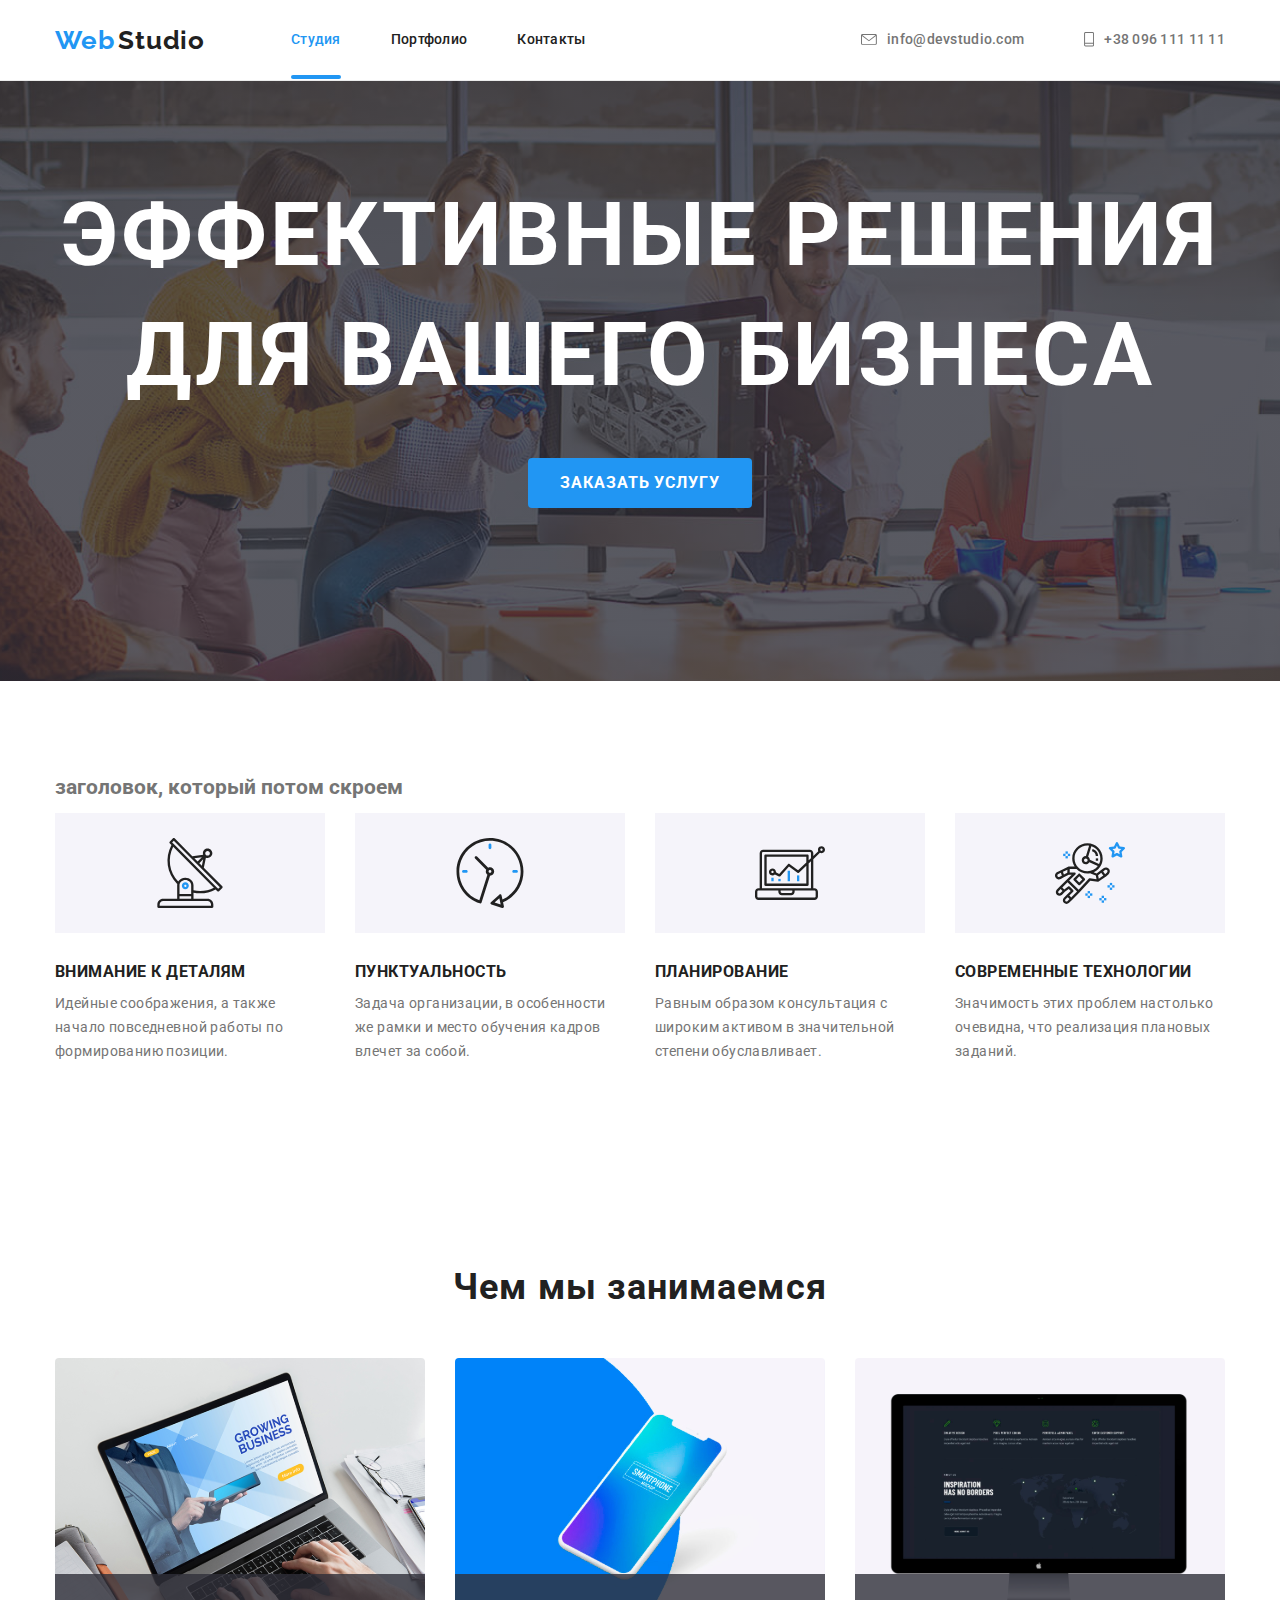
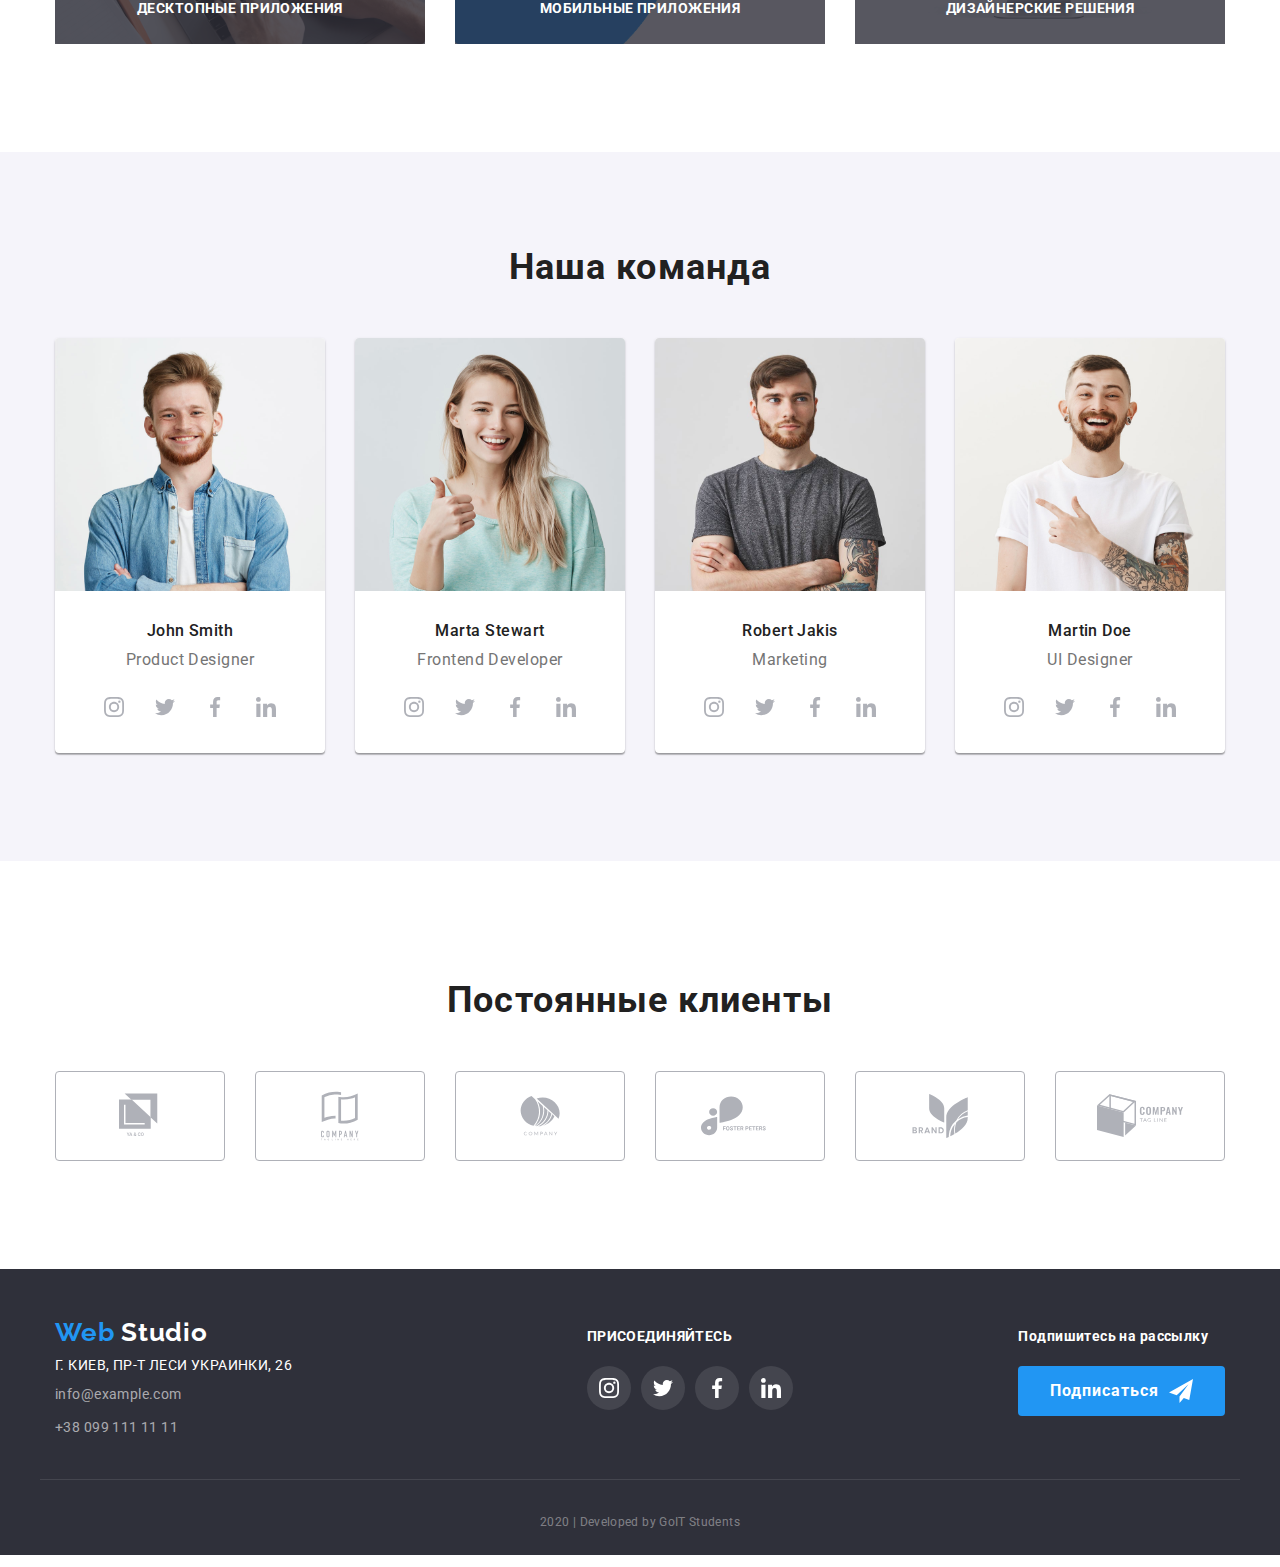
<file: index.html>
<!DOCTYPE html>
<html lang="ru">
  <head>
    <meta charset="UTF-8" />
    <meta name="viewport" content="width=device-width, initial-scale=1.0" />
    <title>WebStudio</title>
    <link href="https://fonts.googleapis.com/css2?family=Raleway:wght@600&family=Roboto:wght@400;700;900&display=swap" rel="stylesheet">
    <link rel="stylesheet" href="https://cdnjs.cloudflare.com/ajax/libs/modern-normalize/0.6.0/modern-normalize.min.css">
    <link rel="stylesheet" href="./css/styles.css">
      </head>
  <body>
    <!-- шапка -->
    <header  class="page-header">
      <div class="container header-container">
        <nav class="main-nav">
          <a href="./index.html" class="logo"> <span class="logo-web">Web</span> <span class="logo-studio">Studio</span></a>
          <ul class="site-nav list">
            <li class="item"><a href="" class="link current studio">Студия</a></li>
            <li class="item"><a href="./portfolio.html" class="link">Портфолио</a></li>
            <li class="item"><a href="" class="link">Контакты</a></li>
          </ul>
        </nav>
       
      <ul class="list list-nav">
        <li class="list-nav img">
          <!-- <img src="./images/envelope(hover).svg" alt="the envelope" /> -->
          
          <a href="mailto:info@devstudio.com" class="list-link mail">
            <svg class="header-mail">
              <use href="./images/symbol-defs.svg#icon-envelopehover"></use>
            </svg>
            info@devstudio.com</a>
        </li>
        <li class="list-nav img">
          <!-- <img src="./images/Vector.svg" alt="mobile" /> -->
          <a href="tel:+380961111111" class="list-link phone">
            <svg class="header-phone">
              <use href="./images/symbol-defs.svg#icon-Vector"></use>
            </svg>
            +38 096 111 11 11</a>
        </li>
      </ul>
    </div>
    </header>
    <main>
      <!-- главная секция-->
      <div>
        <section class="section-hero">
          <h1 class="hero-tittle">эффективные решения <br />для вашего бизнеса</h1>
          <a href="" class="button">Заказать услугу</a>
        </section>
      </div>
      <!-- отличительные особенности-->
      <section>
       <div class="container ">
        <h2>заголовок, который потом скроем</h2>
        <ul class="list main-advantegies">
          <li class="advabtagies-item  radar">
            <!-- <img src="./images/Rectangle.svg" alt="" width="278" /> -->
            <!-- <img src="./images/radar.svg" alt="radar" class="advantegies"/> -->
            <h3 class="section-title">Внимание к деталям</h3>
            <p class="list-information">
              Идейные соображения, а также начало повседневной работы по
              формированию позиции.
            </p>
          </li>
          <li class="advabtagies-item clock">
            <!-- <img src="./images/Rectangle.svg" alt="" width="278" /> -->
            <!-- <img src="./images/clock.svg" alt="clock" class="advantegies"/> -->
            <h3 class="section-title">Пунктуальность</h3>
            <p class="list-information">
              Задача организации, в особенности же рамки и место обучения кадров
              влечет за собой.
            </p>
          </li>
          <li class="advabtagies-item diagram">
            <!-- <img src="./images/Rectangle.svg" alt="" width="278" /> -->
            <!-- <img src="./images/diagram.svg" alt="laptop" class="advantegies"/> -->
            <h3 class="section-title">Планирование</h3>
            <p class="list-information">
              Равным образом консультация с широким активом в значительной
              степени обуславливает.
            </p>
          </li>
          <li class="advabtagies-item astronaut">
            <!-- <img src="./images/Rectangle.svg" alt="" width="278" /> -->
            <!-- <img src="./images/astronautastronaut.svg" alt="astronaut" class="advantegies"/> -->
            <h3 class="section-title">Современные технологии</h3>
            <p class="list-information">
              Значимость этих проблем настолько очевидна, что реализация
              плановых заданий.
            </p>
          </li>
        </ul>
       </div>
      </section>
      <!--чем мы занимаемся-->
      <section>
       <div class="container">
        <h2 class="section-title-team">Чем мы занимаемся</h2>
        <ul class="list">
          <li class="our-works">  
            <div class="work-vatiants">
              <img
              src="./images/app.svg"
              alt="desctop applications"
              width="370"
            />
            <h3 class="section-hero-variants">Десктопные приложения</h3>
            </div>
          </li>
          <li class="our-works">
            <div class="work-vatiants">
              <img src="./images/box.svg" alt="mobile applications" width="370" />
            <h3 class="section-hero-variants">Мобильные приложения</h3>
            </div>
           
          </li>
          <li class="our-works">
           <div class="work-vatiants">
            <img src="./images/mac.svg" alt="design" width="370" />
            <h3 class="section-hero-variants">Дизайнерские решения</h3>
           </div>
          </li>
        </ul>
       </div>
      </section>
      <!--наша команда-->
    <section class="our-team"> 
      <div class="container">
        <h2 class="section-title-team">Наша команда</h2>
        <ul class="team-members">
          <li class="team-name">
            <img src="./images/John-Smith.svg" alt="photo" width="270" class="team-photo"/>
            <h3 class="team">John Smith</h3>
        <p class="team-job">Product Designer</p>
        <ul class="list">
          <li class="team-icon">
            <a href="https://www.instagram.com/"  class="link-social">
              <svg class="link-icon">
                <use href="./images/symbol-defs.svg#icon-instagram"></use>
              </svg>
              <!-- <img src="./images/instagram.svg" alt="instagram"
            /> -->
          </a>
          </li>
          <li class="team-icon">
            <a href="https://twitter.com/" class="link-social">
              <svg class="link-icon">
                <use href="./images/symbol-defs.svg#icon-twitter"></use>
              </svg>
              <!-- <img src="./images/twitter.svg" alt="twitter"/> -->
          </a>
          </li>
          <li class="team-icon">
            <a href="https://www.facebook.com/" class="link-social">
              <!-- <img src="./images/facebook.svg" alt="facebook"/> -->
              <svg class="link-icon">
                <use href="./images/symbol-defs.svg#icon-facebook"></use>
              </svg>
          </a>
          </li>
          <li class="team-icon">
            <a href="https://www.linkedin.com/" class="link-social">
              <!-- <img src="./images/linkedin.svg" alt="linkedin"/> -->
              <svg class="link-icon">
                <use href="./images/symbol-defs.svg#icon-linkedin"></use>
              </svg>
          </a>
          </li>
        </ul>
          </li>
         <li class="team-name">
            <img src="./images/Marta-Stewart.svg" alt="photo" width="270" class="team-photo"/>
            <h3 class="team">Marta Stewart</h3>
            <p class="team-job">Frontend Developer</p>
            <ul class="list">
              <li class="team-icon">
                <a href="https://www.instagram.com/"  class="link-social">
                  <svg class="link-icon">
                    <use href="./images/symbol-defs.svg#icon-instagram"></use>
                  </svg>
                  <!-- <img src="./images/instagram.svg" alt="instagram"
                /> -->
              </a>
              </li>
              <li class="team-icon">
                <a href="https://twitter.com/" class="link-social">
                  <svg class="link-icon">
                    <use href="./images/symbol-defs.svg#icon-twitter"></use>
                  </svg>
                  <!-- <img src="./images/twitter.svg" alt="twitter"/> -->
              </a>
              </li>
              <li class="team-icon">
                <a href="https://www.facebook.com/" class="link-social">
                  <!-- <img src="./images/facebook.svg" alt="facebook"/> -->
                  <svg class="link-icon">
                    <use href="./images/symbol-defs.svg#icon-facebook"></use>
                  </svg>
              </a>
              </li>
              <li class="team-icon">
                <a href="https://www.linkedin.com/" class="link-social">
                  <!-- <img src="./images/linkedin.svg" alt="linkedin"/> -->
                  <svg class="link-icon">
                    <use href="./images/symbol-defs.svg#icon-linkedin"></use>
                  </svg>
              </a>
              </li>
            </ul>
          </li>
          <li class="team-name">
            <img src="./images/Robert-Jakis.svg" alt="photo" width="270" class="team-photo"/>
            <h3 class="team">Robert Jakis</h3>
        <p class="team-job">Marketing</p>
        <ul class="list">
          <li class="team-icon">
            <a href="https://www.instagram.com/"  class="link-social">
              <svg class="link-icon">
                <use href="./images/symbol-defs.svg#icon-instagram"></use>
              </svg>
              <!-- <img src="./images/instagram.svg" alt="instagram"
            /> -->
          </a>
          </li>
          <li class="team-icon">
            <a href="https://twitter.com/" class="link-social">
              <svg class="link-icon">
                <use href="./images/symbol-defs.svg#icon-twitter"></use>
              </svg>
              <!-- <img src="./images/twitter.svg" alt="twitter"/> -->
          </a>
          </li>
          <li class="team-icon">
            <a href="https://www.facebook.com/" class="link-social">
              <!-- <img src="./images/facebook.svg" alt="facebook"/> -->
              <svg class="link-icon">
                <use href="./images/symbol-defs.svg#icon-facebook"></use>
              </svg>
          </a>
          </li>
          <li class="team-icon">
            <a href="https://www.linkedin.com/" class="link-social">
              <!-- <img src="./images/linkedin.svg" alt="linkedin"/> -->
              <svg class="link-icon">
                <use href="./images/symbol-defs.svg#icon-linkedin"></use>
              </svg>
          </a>
          </li>
        </ul>
          </li>
          <li class="team-name">
            <img src="./images/Martin-Doe.svg" alt="photo" width="270" class="team-photo"/>
            <h3 class="team">Martin Doe</h3>
        <p class="team-job">UI Designer</p>
        <ul class="list">
          <li class="team-icon">
            <a href="https://www.instagram.com/"  class="link-social">
              <svg class="link-icon">
                <use href="./images/symbol-defs.svg#icon-instagram"></use>
              </svg>
              <!-- <img src="./images/instagram.svg" alt="instagram"
            /> -->
          </a>
          </li>
          <li class="team-icon">
            <a href="https://twitter.com/" class="link-social">
              <svg class="link-icon">
                <use href="./images/symbol-defs.svg#icon-twitter"></use>
              </svg>
              <!-- <img src="./images/twitter.svg" alt="twitter"/> -->
          </a>
          </li>
          <li class="team-icon">
            <a href="https://www.facebook.com/" class="link-social">
              <!-- <img src="./images/facebook.svg" alt="facebook"/> -->
              <svg class="link-icon">
                <use href="./images/symbol-defs.svg#icon-facebook"></use>
              </svg>
          </a>
          </li>
          <li class="team-icon">
            <a href="https://www.linkedin.com/" class="link-social">
              <!-- <img src="./images/linkedin.svg" alt="linkedin"/> -->
              <svg class="link-icon">
                <use href="./images/symbol-defs.svg#icon-linkedin"></use>
              </svg>
          </a>
          </li>
        </ul>
          </li>
        </ul>
        
        
       
      </div>
    </section>
      <!--Постоянные клиенты-->
      <section>
        <div class="container clients">
          <h1 class="section-title-team">Постоянные клиенты</h1>
        <ul class="list permanent-clients">
          <li>
            <a href="">
              <!-- <img src="./images/logo1.svg" alt="company 1" class="company-1"/> -->
              <svg class="company logo1">
                <use href="./images/symbol-defs.svg#icon-logo1"></use>
              </svg>
            </a>
          </li>
          <li>
            <a href="">
              <!-- <img src="./images/logo2.svg" alt="company 2" class="company-2"/> -->
              <svg class="company logo2">
                <use href="./images/symbol-defs.svg#icon-logo2"></use>
              </svg>
            </a>
          </li>
          <li>
            <a href="">
              <!-- <img src="./images/logo3.svg" alt="company 3" class="company-3"/> -->
              <svg class="company logo3">
                <use href="./images/symbol-defs.svg#icon-logo3"></use>
              </svg>
            </a>
          </li>
          <li>
            <a href="">
              <!-- <img src="./images/logo4.svg" alt="company 4" class="company-4"/> -->
              <svg class="company logo4">
                <use href="./images/symbol-defs.svg#icon-logo4"></use>
              </svg>
            </a>
          </li>
          <li>
            <a href="">
              <!-- <img src="./images/logo5.svg" alt="company 5" class="company-5"/> -->
              <svg class="company logo5">
                <use href="./images/symbol-defs.svg#icon-logo5"></use>
              </svg>
            </a>
          </li>
          <li>
            <a href="">
              <!-- <img src="./images/logo6.svg" alt="company 6" class="company-6"/> -->
              <svg class="company logo6">
                <use href="./images/symbol-defs.svg#icon-logo6"></use>
              </svg>
            </a>
          </li>
        </ul>
        </div>
      </section>
    </main>
    <footer class="container-end">
      
     <div class="container footer">

      <address class="address"><a href="./index.html" class="footer-logo"> <span class="logo-web">Web</span> <span class="logo-studio-footer">Studio</span></a>
        
        <span class="footer-adress">г. Киев, пр-т Леси Украинки, 26</span>
        <a href="mailto:info@example.com" class="footer-link-adress">info@example.com</a>
        <a href="tel:+380991111111" class="footer-link">+38 099 111 11 11</a>
      </address>
      <div>
        <b class="footer-tittle">ПРИСОЕДИНЯЙТЕСЬ</b>
        <ul class="list social-links">
          <li class="team-icon end">
            <a href="https://www.instagram.com/"  class="link-social">
              <svg class="link-icon end">
                <use href="./images/symbol-defs.svg#icon-instagram"></use>
              </svg>
              <!-- <img src="./images/instagram.svg" alt="instagram"
            /> -->
          </a>
          </li>
          <li class="team-icon end">
            <a href="https://twitter.com/" class="link-social">
              <svg class="link-icon end">
                <use href="./images/symbol-defs.svg#icon-twitter"></use>
              </svg>
              <!-- <img src="./images/twitter.svg" alt="twitter"/> -->
          </a>
          </li>
          <li class="team-icon end">
            <a href="https://www.facebook.com/" class="link-social">
              <!-- <img src="./images/facebook.svg" alt="facebook"/> -->
              <svg class="link-icon end">
                <use href="./images/symbol-defs.svg#icon-facebook"></use>
              </svg>
          </a>
          </li>
          <li class="team-icon end">
            <a href="https://www.linkedin.com/" class="link-social">
              <!-- <img src="./images/linkedin.svg" alt="linkedin"/> -->
              <svg class="link-icon end">
                <use href="./images/symbol-defs.svg#icon-linkedin"></use>
              </svg>
          </a>
          </li>
        </ul>
      </div>
      <div>
        <b class="footer-tittle">Подпишитесь на рассылку</b>
        <a href="" class="button signature">Подписаться</a>
        </div>
     </div>
      <p class="footer-end">2020 | Developed by GoIT Students </p>
    </footer>
  </body>
</html>
</file>
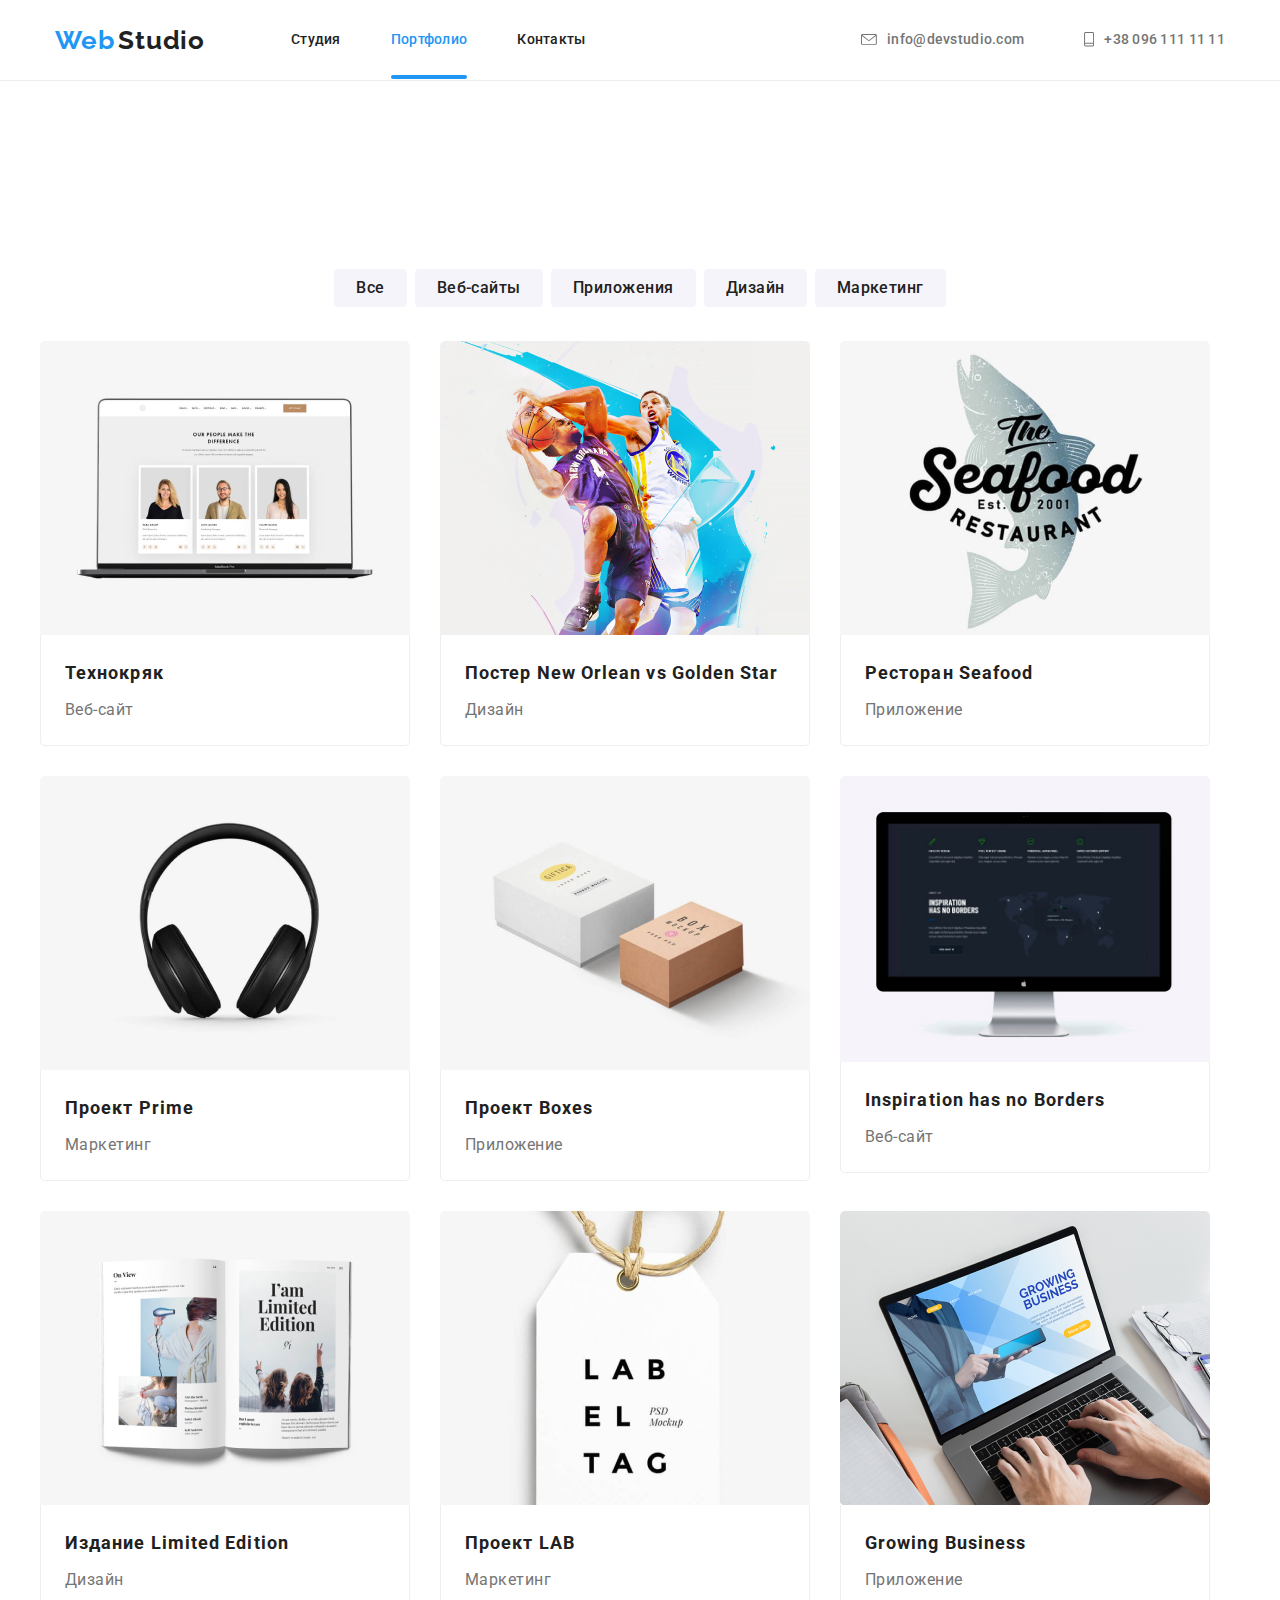
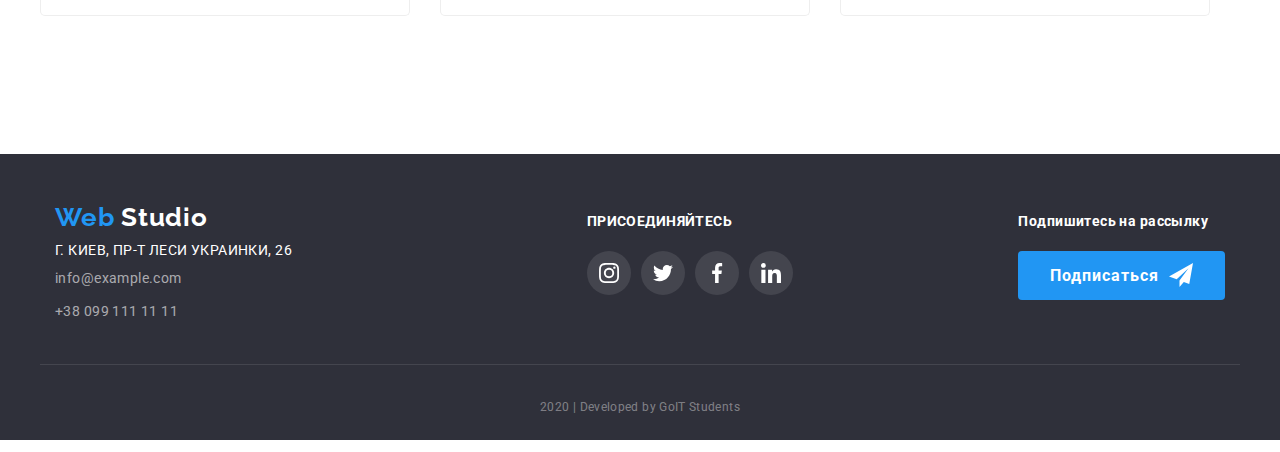
<file: portfolio.html>
<!DOCTYPE html>
<html lang="ru">
  <head>
    <meta charset="UTF-8" />
    <meta name="viewport" content="width=device-width, initial-scale=1.0" />
    <title>WebStudio</title>
    <link href="https://fonts.googleapis.com/css2?family=Raleway:wght@600&family=Roboto:wght@400;700;900&display=swap" rel="stylesheet">
    <link rel="stylesheet" href="https://cdnjs.cloudflare.com/ajax/libs/modern-normalize/0.6.0/modern-normalize.min.css">
    <link rel="stylesheet" href="./css/styles.css">
      </head>
  <body>
    <!-- шапка -->
    <header  class="page-header">
      <div class="container header-container">
        <nav class="main-nav">
          <a href="./index.html" class="logo"> <span class="logo-web">Web</span> <span class="logo-studio">Studio</span></a>
          <ul class="site-nav list">
            <li class="item"><a href="./index.html" class="link studio">Студия</a></li>
            <li class="item"><a href="./portfolio.html" class="link current">Портфолио</a></li>
            <li class="item"><a href="" class="link">Контакты</a></li>
          </ul>
        </nav>
       
        <ul class="list list-nav">
          <li class="list-nav img">
            <!-- <img src="./images/envelope(hover).svg" alt="the envelope" /> -->
            
            <a href="mailto:info@devstudio.com" class="list-link mail">
              <svg class="header-mail">
                <use href="./images/symbol-defs.svg#icon-envelopehover"></use>
              </svg>
              info@devstudio.com</a>
          </li>
          <li class="list-nav img">
            <!-- <img src="./images/Vector.svg" alt="mobile" /> -->
            <a href="tel:+380961111111" class="list-link phone">
              <svg class="header-phone">
                <use href="./images/symbol-defs.svg#icon-Vector"></use>
              </svg>
              +38 096 111 11 11</a>
          </li>
        </ul>
    </div>
    </header>
    <main>
      <!-- кнопки -->
      <section>
      <div class="filter">
        <button type="button" class="portfolio-button">Все</button>
        <button type="button" class="portfolio-button">Веб-сайты</button>
        <button type="button" class="portfolio-button">Приложения</button>
        <button type="button" class="portfolio-button">Дизайн</button>
        <button type="button" class="portfolio-button" >Маркетинг</button>
      </div>
      <!-- список работ -->
      <ul class="container list-portfolio">
        <li class="item portfolio">
          <div class="thumb">
            <a href="" class="portfolio-link"><img src="./images/techno.jpg" alt="Веб-сайт" class="portfolio-img">
              <p class="portfolio-discription">Технокряк это современная площадка распространения коронавируса. Компании используют эту платформу для цифрового шпионажа и атак на защищённые сервера конкурентов.</p>
            </div>
              <div class="portfolio-content">
                <h2 class="portfolio-name">Технокряк</h2>
                <p class="portfolio-type">Веб-сайт</p>
                
              </div>
            </a>
          
        </li>
        <li class="item portfolio">
          <div class="thumb">
            <a href="" class="portfolio-link"><img src="./images/poster.jpg" alt="Дизайн" class="portfolio-img">
              <p class="portfolio-discription">Технокряк это современная площадка распространения коронавируса. Компании используют эту платформу для цифрового шпионажа и атак на защищённые сервера конкурентов.</p>
            </div>
        <div class="portfolio-content">
          <h2 class="portfolio-name">Постер New Orlean vs Golden Star</h2>
          <p class="portfolio-type">Дизайн</p>
          
        </div>
        </a>
        </li>
        <li class="item portfolio">
          <div class="thumb">
            <a href="" class="portfolio-link"><img src="./images/restourant.jpg" alt="Приложение" class="portfolio-img">
              <p class="portfolio-discription">Технокряк это современная площадка распространения коронавируса. Компании используют эту платформу для цифрового шпионажа и атак на защищённые сервера конкурентов.</p>
          </div>
           <div class="portfolio-content">
            <h2 class="portfolio-name">Ресторан Seafood</h2>
            <p class="portfolio-type">Приложение</p>
           </div>
        </a>
        </li>
        <li class="item portfolio">
         <div  class="thumb">
          <a href="" class="portfolio-link"><img src="./images/headset.jpg" alt="Маркетинг" class="portfolio-img">
            <p class="portfolio-discription">Технокряк это современная площадка распространения коронавируса. Компании используют эту платформу для цифрового шпионажа и атак на защищённые сервера конкурентов.</p>

         </div>
            <div class="portfolio-content">
              <h2 class="portfolio-name">Проект Prime</h2>
              <p class="portfolio-type">Маркетинг</p>
            </div>
        </a>
        </li>
        <li class="item portfolio">
          <div  class="thumb">
            <a href="" class="portfolio-link"><img src="./images/boxes.jpg" alt="Приложение" class="portfolio-img">
            <p class="portfolio-discription">Технокряк это современная площадка распространения коронавируса. Компании используют эту платформу для цифрового шпионажа и атак на защищённые сервера конкурентов.</p>

          </div>
            <div class="portfolio-content">
              <h2 class="portfolio-name">Проект Boxes</h2>
              <p class="portfolio-type">Приложение</p>
            </div>
        </a>
        </li>
        <li class="item portfolio">
          <div  class="thumb">
            <a href="" class="portfolio-link"><img src="./images/monitor.jpg" alt="Веб-сайт" class="portfolio-img">
              <p class="portfolio-discription">Технокряк это современная площадка распространения коронавируса. Компании используют эту платформу для цифрового шпионажа и атак на защищённые сервера конкурентов.</p>

          </div>
            <div class="portfolio-content">
              <h2 class="portfolio-name">Inspiration has no Borders</h2>
              <p class="portfolio-type">Веб-сайт</p>
            </div>
        </a>
        </li>
        <li class="item portfolio">
          <div  class="thumb">
            <a href="" class="portfolio-link"><img src="./images/books.jpg" alt="Дизайн" class="portfolio-img">
            <p class="portfolio-discription">Технокряк это современная площадка распространения коронавируса. Компании используют эту платформу для цифрового шпионажа и атак на защищённые сервера конкурентов.</p>

          </div>
            <div class="portfolio-content">
              <h2 class="portfolio-name">Издание Limited Edition</h2>
              <p class="portfolio-type">Дизайн</p>
            </div>
        </a>
        </li>
        <li class="item portfolio">
          <div  class="thumb">
            <a href="" class="portfolio-link"><img src="./images/project-lab.jpg" alt="Маркетинг" class="portfolio-img">
            <p class="portfolio-discription">Технокряк это современная площадка распространения коронавируса. Компании используют эту платформу для цифрового шпионажа и атак на защищённые сервера конкурентов.</p>

          </div>
            <div class="portfolio-content">
              <h2 class="portfolio-name">Проект LAB</h2>
              <p class="portfolio-type">Маркетинг</p>
            </div>
        </a>
        </li>
        <li class="item portfolio">
          <div  class="thumb">
            <a href="" class="portfolio-link"><img src="./images/img.jpg" alt="Приложение" class="portfolio-img">
              <p class="portfolio-discription">Технокряк это современная площадка распространения коронавируса. Компании используют эту платформу для цифрового шпионажа и атак на защищённые сервера конкурентов.</p>

          </div>
            <div class="portfolio-content">
              <h2 class="portfolio-name">Growing Business</h2>
              <p class="portfolio-type">Приложение</p>
            </div>
        </a>
        </li>
      </ul>              
       </section>
    
    </main>
    <footer class="container-end">
      
      <div class="container footer">
 
       <address class="address"><a href="./index.html" class="footer-logo"> <span class="logo-web">Web</span> <span class="logo-studio-footer">Studio</span></a>
         
         <span class="footer-adress">г. Киев, пр-т Леси Украинки, 26</span>
         <a href="mailto:info@example.com" class="footer-link-adress">info@example.com</a>
         <a href="tel:+380991111111" class="footer-link">+38 099 111 11 11</a>
       </address>
       <div>
         <b class="footer-tittle">ПРИСОЕДИНЯЙТЕСЬ</b>
         <ul class="list social-links">
          <li class="team-icon end">
            <a href="https://www.instagram.com/"  class="link-social">
              <svg class="link-icon end">
                <use href="./images/symbol-defs.svg#icon-instagram"></use>
              </svg>
              <!-- <img src="./images/instagram.svg" alt="instagram"
            /> -->
          </a>
          </li>
          <li class="team-icon end">
            <a href="https://twitter.com/" class="link-social">
              <svg class="link-icon end">
                <use href="./images/symbol-defs.svg#icon-twitter"></use>
              </svg>
              <!-- <img src="./images/twitter.svg" alt="twitter"/> -->
          </a>
          </li>
          <li class="team-icon end">
            <a href="https://www.facebook.com/" class="link-social">
              <!-- <img src="./images/facebook.svg" alt="facebook"/> -->
              <svg class="link-icon end">
                <use href="./images/symbol-defs.svg#icon-facebook"></use>
              </svg>
          </a>
          </li>
          <li class="team-icon end">
            <a href="https://www.linkedin.com/" class="link-social">
              <!-- <img src="./images/linkedin.svg" alt="linkedin"/> -->
              <svg class="link-icon end">
                <use href="./images/symbol-defs.svg#icon-linkedin"></use>
              </svg>
          </a>
          </li>
         </ul>
       </div>
       <div>
         <b class="footer-tittle">Подпишитесь на рассылку</b>
         <a href="" class="button signature">Подписаться</a>
         </div>
      </div>
       <p class="footer-end">2020 | Developed by GoIT Students </p>
     </footer>
  </body>
</html>
</file>
<file: css/styles.css>
:root {
    --primary-text-color: #757575;
    --secondary-text-color: #212121;
    --accent-color: #2196F3;
    --white-text-color: #FFFFFF;
    --footer-text-color: rgba(66, 44, 44, 0.4);
    --our-team-bg-color: #F5F4FA;
    --bg-color: #E5E5E5;
    --bg-variants: rgba(47, 48, 58, 0.8);
    --footer-bg-color: #2F303A;
    --clients-color: #AFB1B8;
    --footer-copyrite: rgba(255, 255, 255, 0.4);
    --portfolio-border: #EEEEEE;
}

body {
    background-color: var(--white-text-color);
    color: var(--primary-text-color);
    font-family: Roboto, sans-serif;
    font-weight: 400;
    font-size: 14px;
}
.container{
    margin-left: auto;
    margin-right: auto;
    width: 1200px;
    padding-left: 15px;
    padding-right: 15px;
}

.page-header{
    border-bottom:  1px solid #ECECEC;
}

.page-header .header-container{
    display: flex;
    align-items: center;
   }
a{
    text-decoration: none;
}
/* .section{
    margin-bottom: 94px;
    padding-top: 94px;
    padding-bottom: 94px;
} */
section{
    padding-top: 94px;
    padding-bottom: 94px;
} 

.main-nav{
    display: flex;
    align-items: center;
    /* justify-content: start; */
    
}
/* .link.current.studio{
    margin-left: 86px;
} */
.logo-web {
    text-decoration: none;
    color: var(--accent-color);
    font-family: Raleway, sans-serif;
    font-style: normal;
    font-weight: 700;
    font-size: 26px;
    line-height:1.19;
    /* identical to box height */
    letter-spacing: 0.03em;
}
/* .logo-web:hover, .logo-web:focus {
color: var(--secondary-text-color);
} */
.logo-studio{
    text-decoration: none;
    font-family: Raleway, sans-serif;
    font-weight: 700;
    font-size: 26px;
    line-height:1.19;
    /* identical to box height */
    letter-spacing: 0.03em;
}

.logo {
    color: var(--secondary-text-color);
    font-family: Raleway, sans-serif;
    margin-right: 86px;
    transition: color 250ms cubic-bezier(0.4, 0, 0.2, 1);
}
.logo:hover, .logo:focus {
    color: var(--accent-color) 
}

.list, .list-portfolio, .team-members {
    list-style: none;
    padding: 0;
    
}.site-nav{
    display: flex;
    padding: 0;
    margin-top: 0;
    margin-bottom: 0;
}
/* .site-nav .item{
    margin-right: 50px;
}

.site-nav .item:last-child{
    margin-right: 0;
} */

/* .site-nav .item + .item{
    margin-left: 50px;
} */

.site-nav .item:not(:last-child){
    margin-right: 50px;
}
.site-nav .link{
    position: relative;

    padding-top: 32px;
    padding-bottom: 32px;

    font-family: Roboto;
    font-style: 400;
    font-weight: 500;
    font-size: 14px;
    line-height: 1.14;
    letter-spacing: 0.02em;
    color: var(--secondary-text-color);

    transition: color 250ms cubic-bezier(0.4, 0, 0.2, 1);
}

.site-nav .link.current::after{
    position: absolute;
    bottom: 0;

    content: '';
    display: block;
    width: 100%;
    height: 4px;
    background-color: var(--accent-color);
    border-radius: 2px;
}
.site-nav .item {
    /* display: block; */
    padding-top: 32px;
    padding-bottom: 32px;

    color: var(--secondary-text-color);
    font-weight: 500;
    /* font-size: 14px; */
    line-height: 1.14;
    letter-spacing: 0.02em;
}
.site-nav .link:hover, .site-nav .link:focus {
    color: var(--accent-color) ;
}
.site-nav .link.current {
    color: var(--accent-color)
}
.list-nav{
    display: flex;
    align-items: center;
    margin: 0;
    padding: 0;
    margin-left: auto;
    
    font-weight: 500;
    /* font-size: 14px; */
    line-height: 1.14;
    letter-spacing: 0.02em;
}

.list.list-nav .list-link + .list-link{
    margin-left: 50px;
}
.list-nav.img{
    display: flex;
}
.list-link {
    display: inline-flex;
    align-items: center;
    color: var(--primary-text-color);
    fill: var(--primary-text-color);
    text-decoration: none;
    margin-left: 10px;

    transition: color 250ms cubic-bezier(0.4, 0, 0.2, 1), fill 250ms cubic-bezier(0.4, 0, 0.2, 1);
}
/* .list-link.mail::before{
    content: "";
    width: 16px;
    height: 12px;
    background-image: url(../images/envelope\(hover\).svg);
    background-size: contain;
    background-position: center;
    margin-right: 10px;
} */
.header-mail{
    margin-right: 10px;
    width: 16px;
    height: 11px;
    /* fill: var(--primary-text-color); */
}
/* .header-mail:hover, .header-mail:focus, .header-phone:hover, .header-phone:focus {
    fill: var(--accent-color);
} */
.header-phone{
    margin-right: 10px;
    width: 10px;
    height: 15px;
    /* fill: var(--primary-text-color); */
}
/* .list-link.phone::before{
    content: "";
    width: 10px;
    height: 15px;
    background-image: url(../images/Vector.svg);
    background-size: contain;
    background-position: center;
    margin-right: 10px;
} */
.list.list-nav li:not(:first-child) {
    margin-left: 50px;
}

.list-link:hover, .list-link:focus {
    color: var(--accent-color) ;
    fill: var(--accent-color);
}
.link {
    text-decoration: none;
}
.section-hero {
    color: var(--white-text-color);
    font-weight: 900;
    font-size: 44px;
    line-height: 1.36;
    /* or 136% */
    text-align: center;
    letter-spacing: 0.06em;
    text-transform: uppercase;

    height: 600px;
    max-width: 1600px;
    margin-left: auto;
    margin-right: auto;
    background-image: linear-gradient(to right, var(--bg-variants), var(--bg-variants)), url(../images/Header\ img.jpg);
    background-size: cover;
    /* background-repeat: no-repeat; */
    background-position: center;
}
h2{
    margin: 0;
}

.hero-tittle{
    margin-top: 0;
    margin-bottom: 30px;
}
.work-vatiants{
    position: relative;

    display: flex;
}

.section-hero-variants{
    position: absolute;
    bottom: 0;
    
    display: inline-block;
    margin-top: 0;
    margin-bottom: 0;
    padding: 27px 82px;
    min-width: 370px;
    
    background-color: var(--bg-variants);
    color: var(--white-text-color);
    font-weight: 700;
    font-size: 14px;
    line-height: 1.14;
    text-align: center;
    letter-spacing: 0.03em;
    text-transform: uppercase
}
.button {
    display: inline-flex;
    align-items: center;
    border-radius: 4px;
    padding: 10px 32px;
    text-decoration: none;
    border-color: transparent;
    min-width: 200px;
    margin: 0;
    
    color: var(--white-text-color);
    background-color: var(--accent-color);
    font-weight: 700;
    font-size: 16px;
    line-height: 1.87;
    /* identical to box height, or 187% */
    /* display: flex; */
    align-items: center;
    text-align: center;
    letter-spacing: 0.06em;

    transition: background-color 250ms cubic-bezier(0.4, 0, 0.2, 1), color 250ms cubic-bezier(0.4, 0, 0.2, 1);

    }
.button:hover, button:focus {
    color: var(--secondary-text-color);
    background-color: var(--white-text-color);
}
.signature::after{
    content: "";
    width: 24px;
    height: 24px;
    background-image: url(../images/icon-send.svg);
    background-size: contain;
    background-position: center;
    margin-left: 10px;
    
}
.section-title {
    color: var(--secondary-text-color);
    font-weight: 700;
    /* font-size: 14px; */
    line-height: 1,14;
    letter-spacing: 0.03em;
    text-transform: uppercase;
}
.list .section-title {
    margin: 0;

}
.main-advantegies{
    display: flex;
    padding: 0;
}
.advabtagies-item{
    margin-right: 30px; 
}
.advabtagies-item::before{
    content: "";
    display: block;
    width: 270px;
    height: 120px; 
    margin-bottom: 30px;
    background-color: var(--our-team-bg-color);
    background-repeat: no-repeat;
    background-position: center;
}
.radar::before{
    background-image: url(../images/antenna\ 1\ \(2\).svg);
}
.clock::before{
    background-image: url(../images/clock\ 1.svg);
}
.diagram::before{
    background-image: url(../images/diagram\ 1.svg);
}
.astronaut::before{
    background-image: url(../images/astronaut\ 1.svg);
}

.list .advantegies :not(:first-child){
    margin-left: 30px;
}
.advantegies{
    display: block;
    padding: 25px 100px;
    margin-bottom: 30px;
    border-radius: 4px;
    min-width: 270px;
    min-height: 0.44;
    background-color: var(--our-team-bg-color);
    /* outline: 1px solid red;  */
}
.list img:hover, .list img:focus{
    background-color: var(--accent-color);
}
.list .section-title{
    margin-bottom: 10px;
}
.our-works:not(:last-child){
    margin-right: 30px;
}
.our-works{
    position: relative;
}
.section-title-hero{
    color: var(--secondary-text-color)
    font-weight: 700;
    font-size: 36px;
    line-height: 1.17;
    text-align: center;
    letter-spacing: 0.03em;
}
.container .list{
    display: flex;
    justify-content: space-between;
    align-items: center;
}
.list img{
    display: block;
}
.section-title-team{
    margin-bottom: 50px;
    color: var(--secondary-text-color);
    font-weight: 700;
    font-size: 36px;
    line-height: 1.17;
    text-align: center;
    letter-spacing: 0.03em;
}
.team-name{
    background-color: var(--white-text-color);
    box-shadow: 0px 2px 1px rgba(0, 0, 0, 0.2), 0px 1px 1px rgba(0, 0, 0, 0.14), 0px 1px 3px rgba(0, 0, 0, 0.12);
    border-radius: 4px;
}
.our-team{
    background-color: var(--our-team-bg-color);
    padding-top: 94px;
    padding-bottom: 94px;
}

.team-photo{
    margin-bottom: 30px;
}
.team-members{
    display: flex;
    justify-content: space-between;
    padding: 0;
    /* padding-left: 15px;
    padding-right: 15px; */
    
}
.team-name .list{
    display: flex;
    justify-content: space-evenly;
    /* padding-left: 0; */
    /* padding-top: 30px; */
    padding-bottom: 24px;
    padding-left: 31px;
    padding-right: 31px;
}
.team{
    margin-top: 0;
    margin-bottom: 10px;
    /* padding-top: 30px; */
    color: var(--secondary-text-color);
    font-weight: 500;
    font-size: 16px;
    line-height: 1.19;
    /* identical to box height */
    text-align: center;
    letter-spacing: 0.03em;
}
.team-job{
    margin-top: 0;
    margin-bottom: 16px;
    /* font-weight: 400; */
    font-size: 16px;
    line-height: 1.19;
    /* identical to box height */
    text-align: center;
    letter-spacing: 0.03em;
}
.link-social{
    display: flex;
    width: 44px;
    height: 44px;
    justify-content: center;
    align-items: center;
    border-radius: 50%;
    fill: var(--clients-color);
    
    transition: background-color 250ms cubic-bezier(0.4, 0, 0.2, 1),  fill 250ms cubic-bezier(0.4, 0, 0.2, 1);

    
}
.link-social:hover, .link-social:focus{
    background-color: var(--accent-color);
    fill: var(--white-text-color);
}
.team-icon{
    width: 44px;
    height: 44px;
}
.link-icon{
    width: 20px;
    height: 20px;
}
/* .link-icon:hover, .link-icon:focus{
    fill: var(--white-text-color);
} */

.list-information{
    margin: 0;
    /* font-weight: 400; */
    /* font-size: 14px; */
    line-height: 1.71;
    /* or 171% */
    letter-spacing: 0.03em;
}
/* .team-name > .list{
    padding-left: 0;
} */
.container > .list{
    display: flex;
    justify-content: space-between;
}
.container.clients img{
    border: 1px solid var(--clients-color);
    box-sizing: border-box;
    border-radius: 4px;
}

.permanent-clients{
    padding: 0;
}
.company{
    display: block;
    width: 170px;
    height: 90px;
    border: 1px solid var(--clients-color);
    border-radius: 4px;
    fill: var(--clients-color);

    transition: fill 250ms cubic-bezier(0.4, 0, 0.2, 1), border 250ms cubic-bezier(0.4, 0, 0.2, 1);

}
.company:hover, .company:focus{
    fill: var(--accent-color);
    border: 1px solid var(--accent-color)
}
.logo1{
    padding: 20px 63px;
}
.logo2{
    padding: 19px 65px;
}
.logo3{
    padding: 24px 64px;
}
.logo4{
    padding: 24px 45px;
}
.logo5{
    padding: 22px 55px;
}
.logo6{
    padding: 22px 41px;
}
/* .header-mail{
    margin-right: 10px;
    width: 16px;
    height: 11px;
    fill: var(--primary-text-color);
}
.header-mail:hover, .header-mail:focus, .header-phone:hover, .header-phone:focus {
    fill: var(--accent-color);
} */
/* .company-1{
    padding: 21px 65px;
    max-width: 170px;
}
.company-2{
    padding: 19px 67px;
    max-width: 170px;
}
.company-3{
    padding: 24px 71px 24px 63px;
    max-width: 170px;
}
.company-4{
    padding: 25px 46px;
    max-width: 170px;
}
.company-5{
    padding: 22px 58px;
    max-width: 170px;
}
.company-6{
    padding: 23px 43px;
    max-width: 170px;
} */
.container-end{
    background-color: var(--footer-bg-color);    
}
.footer{
    display: flex;
    
}
.container.footer{
    align-items: baseline;
    justify-content: space-between;
    height: 211px;
    border-bottom: 1px solid rgba(255, 255, 255, 0.1);
}
.address{
   display: flex;
   flex-direction: column; 
   margin-right: 69px;
   
}
.logo-studio-footer{
    color: var(--white-text-color);
    font-style: normal;
}
.footer-logo{
    display: block;
    margin-top: 48px;
    margin-bottom: 10px;

    text-decoration: none;
    font-family: Raleway, sans-serif;
    font-weight: 700;
    font-size: 26px;
    line-height:1.19;
    letter-spacing: 0.03em;
}
.footer-adress{
    margin-bottom: 9px;
    color: var(--white-text-color);
    font-weight: 400;
    font-style: normal;
    /* font-size: 14px; */
    line-height: 1.14;
    letter-spacing: 0.03em;
    text-transform: uppercase;
    font-style: bold;
}
.footer-tittle{
    display: block;
    margin-bottom: 21px;
    color: var(--white-text-color);
    font-weight: 700;
    /* font-size: 14px; */
    line-height: 1.14;
    /* or 171% */
    letter-spacing: 0.03em;
}
.footer-link, .footer-link-adress {
    color:rgba(255, 255, 255, 0.6) ;
    /* font-weight: 400; */
    /* font-size: 14px; */
    font-style: normal;
    line-height: 1.71;
    /* or 171% */
    letter-spacing: 0.03em;
    text-decoration: none;
}
.footer-link-adress{
    margin-bottom: 9px;
}
.social-links{
    padding-left: 0;
}

.team-icon.end{
    display: flex;
    width: 44px;
    height: 44px;
    justify-content: center;
    align-items: center;
    border-radius: 50%;
    /* padding: 0; */
    margin-right: 10px;
    background-color: rgba(255, 255, 255, 0.1);
    fill: var(--white-text-color);

    transition: background-color 250ms cubic-bezier(0.4, 0, 0.2, 1);
}
.team-icon.end:last-child{
    margin: 0;
}
.team-icon.end:hover, .team-icon.end:focus{
    background-color: var(--accent-color);
    }
.link-icon.end{
    width: 20px;
    height: 20px;
    fill: var(--white-text-color)
}

.footer-end{
    padding-top: 18px;
    padding-bottom: 21px;
        
    color: var(--footer-copyrite);
    /* font-weight: 400; */
    font-size: 12px;
    line-height: 2;
    /* or 200% */
    text-align: center;
    letter-spacing: 0.03em;

}
/* .button {
    color: var(--white-text-color);
    background-color: var(--accent-color); */
    /* font-size: 24px;
    padding: 12px;
    display: inline-block;
    border-color: 1px transparent;
    text-decoration: none; */
/* } */


/* Портфолио */
img{
    display: block;
    max-width: 100%;
    height: auto;
}

.filter{
    display: flex;
    justify-content: center;
    margin-bottom: 34px;
    margin-top: 94px;
}
.portfolio-button:not(:last-child){
    margin-right: 8px;
}
.portfolio-button{
    /* padding-bottom: 16px; */
   
    color: var(--secondary-text-color);
    background-color: var(--our-team-bg-color);
    font-weight: 500;
    font-size: 16px;
    line-height: 1.62;
    text-align: center;
    letter-spacing: 0.03em;
    padding: 6px 22px;  
    border: transparent;  
    border-radius: 4px;

    transition: background-color 250ms cubic-bezier(0.4, 0, 0.2, 1), color 250ms cubic-bezier(0.4, 0, 0.2, 1);
}
.portfolio-button:hover, .portfolio-button:focus{
    color: var(--white-text-color);
    background-color: var(--accent-color);
    cursor: pointer;
}
.portfolio-img{
   display: block;
}
/* .portfolio-link{
    position: relative;

    display: block;
} */
.portfolio-content{
    box-sizing: border-box;
    border-right: 1px solid #EEEEEE;
    border-left: 1px solid #EEEEEE;
    border-bottom: 1px solid #EEEEEE;
    border-bottom-right-radius: 5px;
    border-bottom-left-radius: 5px;
    padding: 20px 24px;
}
.portfolio-name{
    margin-bottom: 4px;

    color: var(--secondary-text-color);
    font-weight: 700;
    font-size: 18px;
    line-height: 2;
    /* identical to box height, or 200% */
    letter-spacing: 0.06em;
}
.portfolio-type{
    margin: 0;
    /* font-weight: 400; */
    font-size: 16px;
    line-height: 1.87;
    /* identical to box height, or 187% */
    letter-spacing: 0.03em;

    color: var(--primary-text-color);
}
.thumb{
    position: relative; 
    overflow: hidden;
}
/* .thumb{
    position: relative;
} */
.portfolio-discription{
    position: absolute;
    top: 0px;
    
  
    width: 100%;
    height: 100%;
    padding: 63px 24px;
  

    display: flex;
    margin-bottom: 0;
    margin-top: 0;  
    align-items: center;
    /* text-align: center; */
    color: var(--white-text-color);
    background: rgba(33, 150, 243, 0.9);
    
    /* opacity: 0; */
    /* color: transparent;        */
    /* color: var(--white-text-color); */
    /* font-weight: 400; */
    font-size: 18px;
    line-height: 1.56;
    /* or 156% */
    letter-spacing: 0.03em;

    transform: translateY(100%);
    transition: transform 250ms cubic-bezier(0.4, 0, 0.2, 1);
    
    
}
.item.portfolio:hover .portfolio-discription{
    /* opacity: 1; */
    transform: translateY(0);
}
/* .portfolio-discription:hover, .portfolio-discription:focus{
    opacity: 1;
} */
.list-portfolio{
    display: flex;
    flex-wrap: wrap;
}
.list-portfolio .item{
    border-top-right-radius: 5px;
    border-top-left-radius: 5px;
    overflow: hidden;
    margin-bottom: 30px;
}
.item{
    max-width: 370px;
    /* margin-bottom: 20px; */
    margin-right: 30px;
}
.item:nth-child(3n){
    margin-right: 0px;
}
.item.portfolio:hover, .item.portfolio:focus{
    box-shadow: 1px 4px 6px rgba(0, 0, 0, 0.16), 0px 4px 4px rgba(0, 0, 0, 0.06), 0px 1px 1px rgba(0, 0, 0, 0.12);
}
</file>
